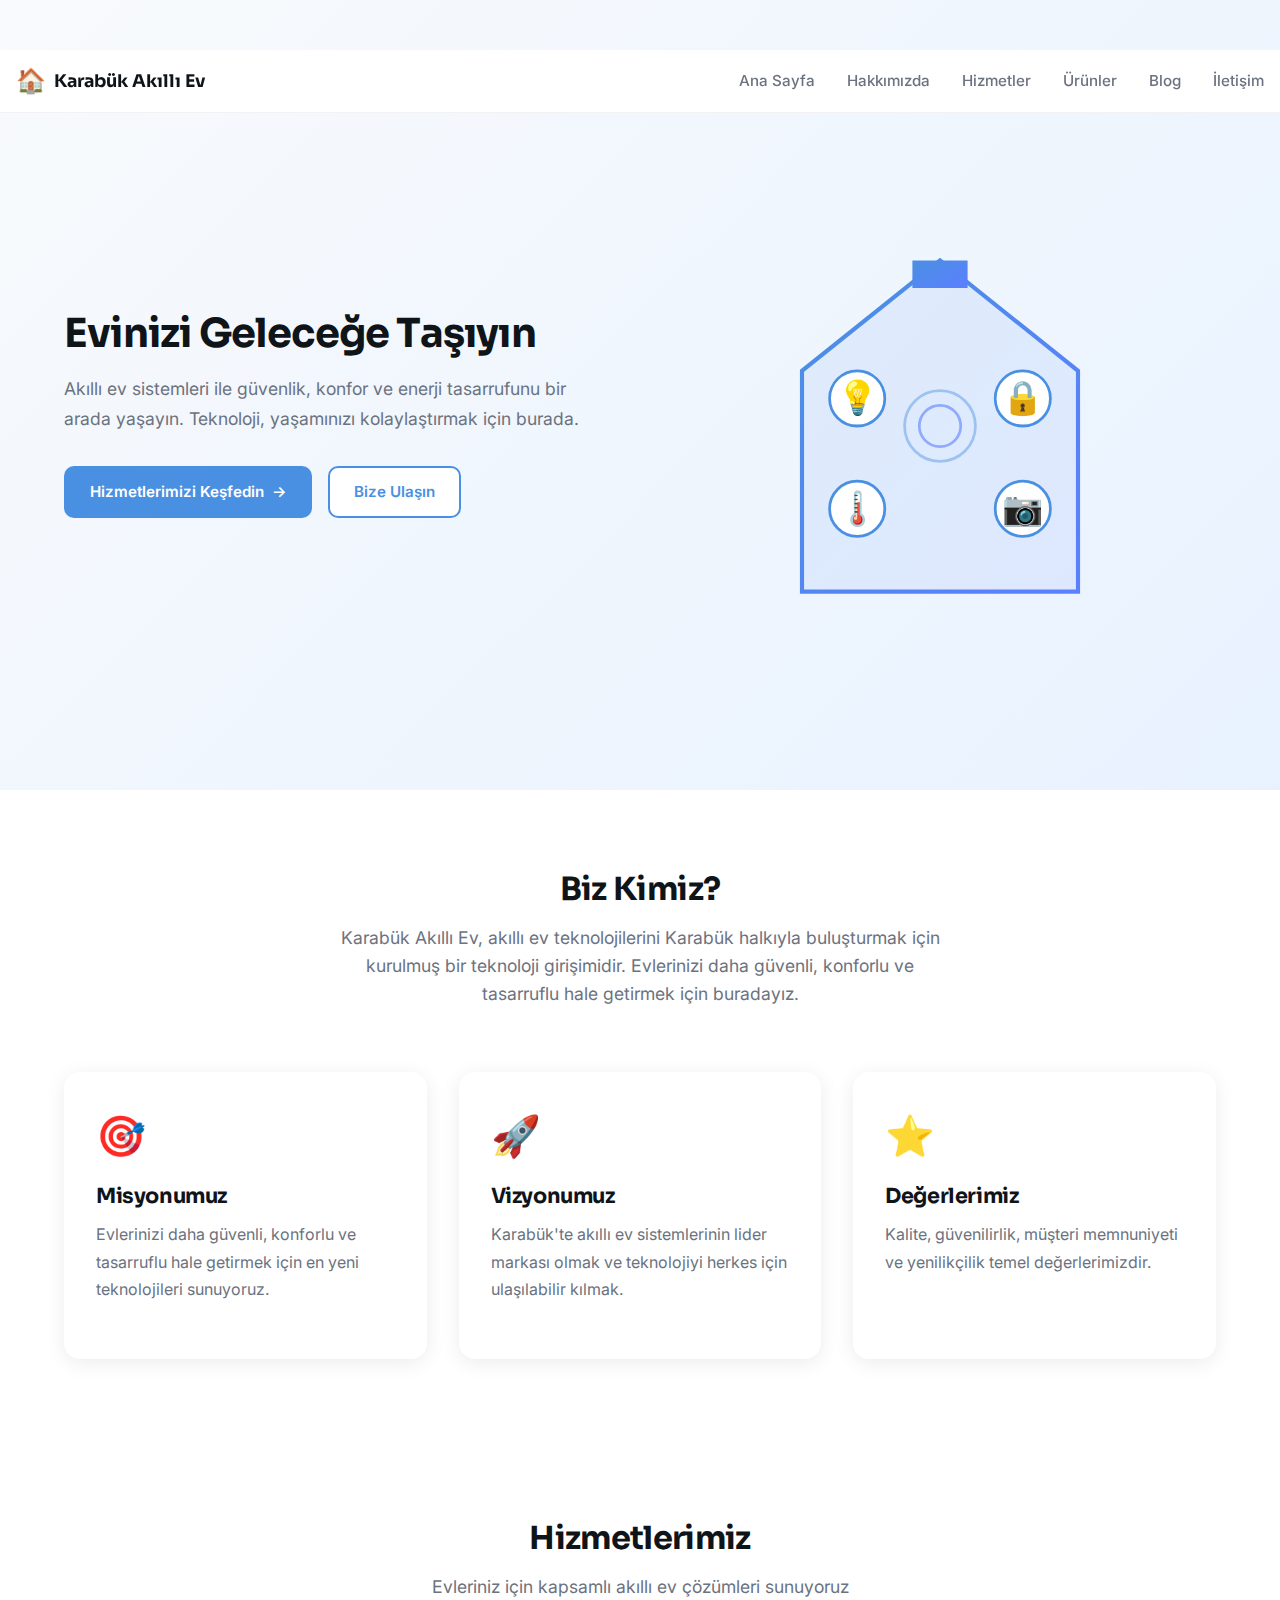
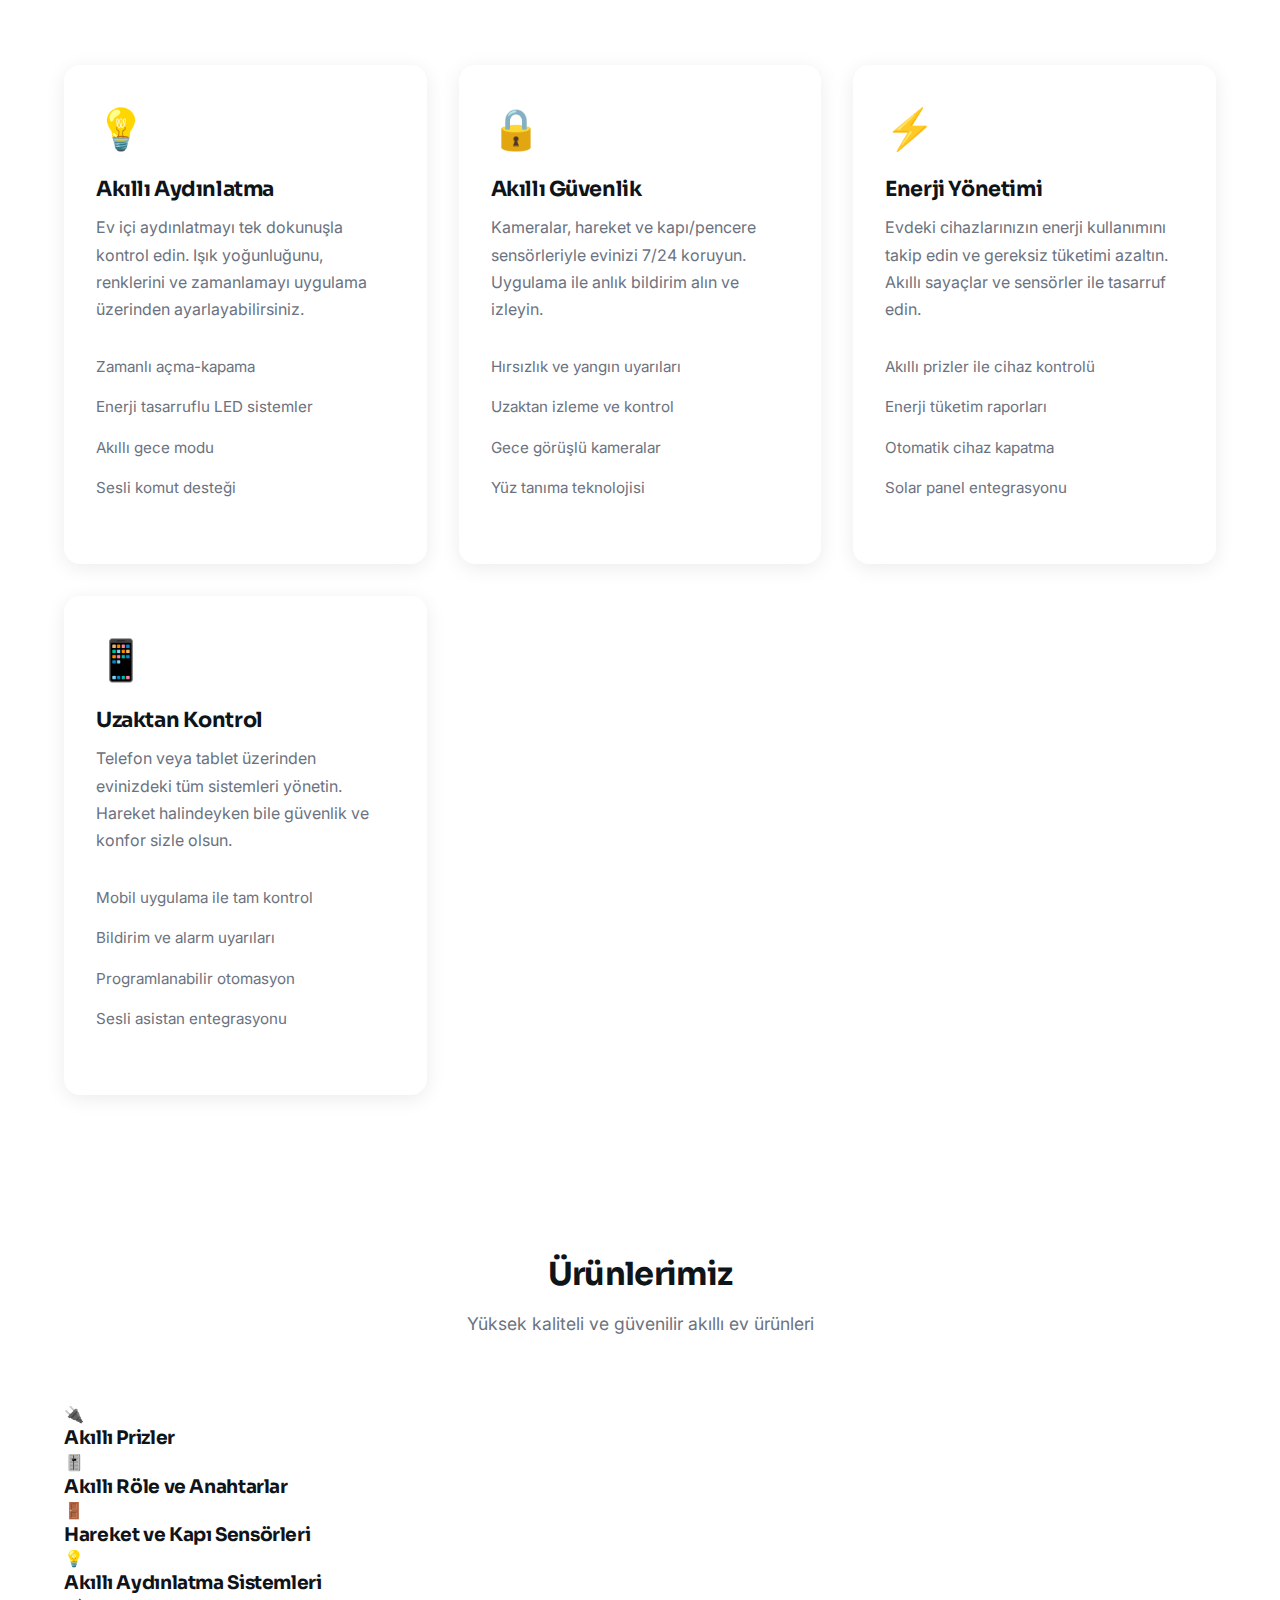
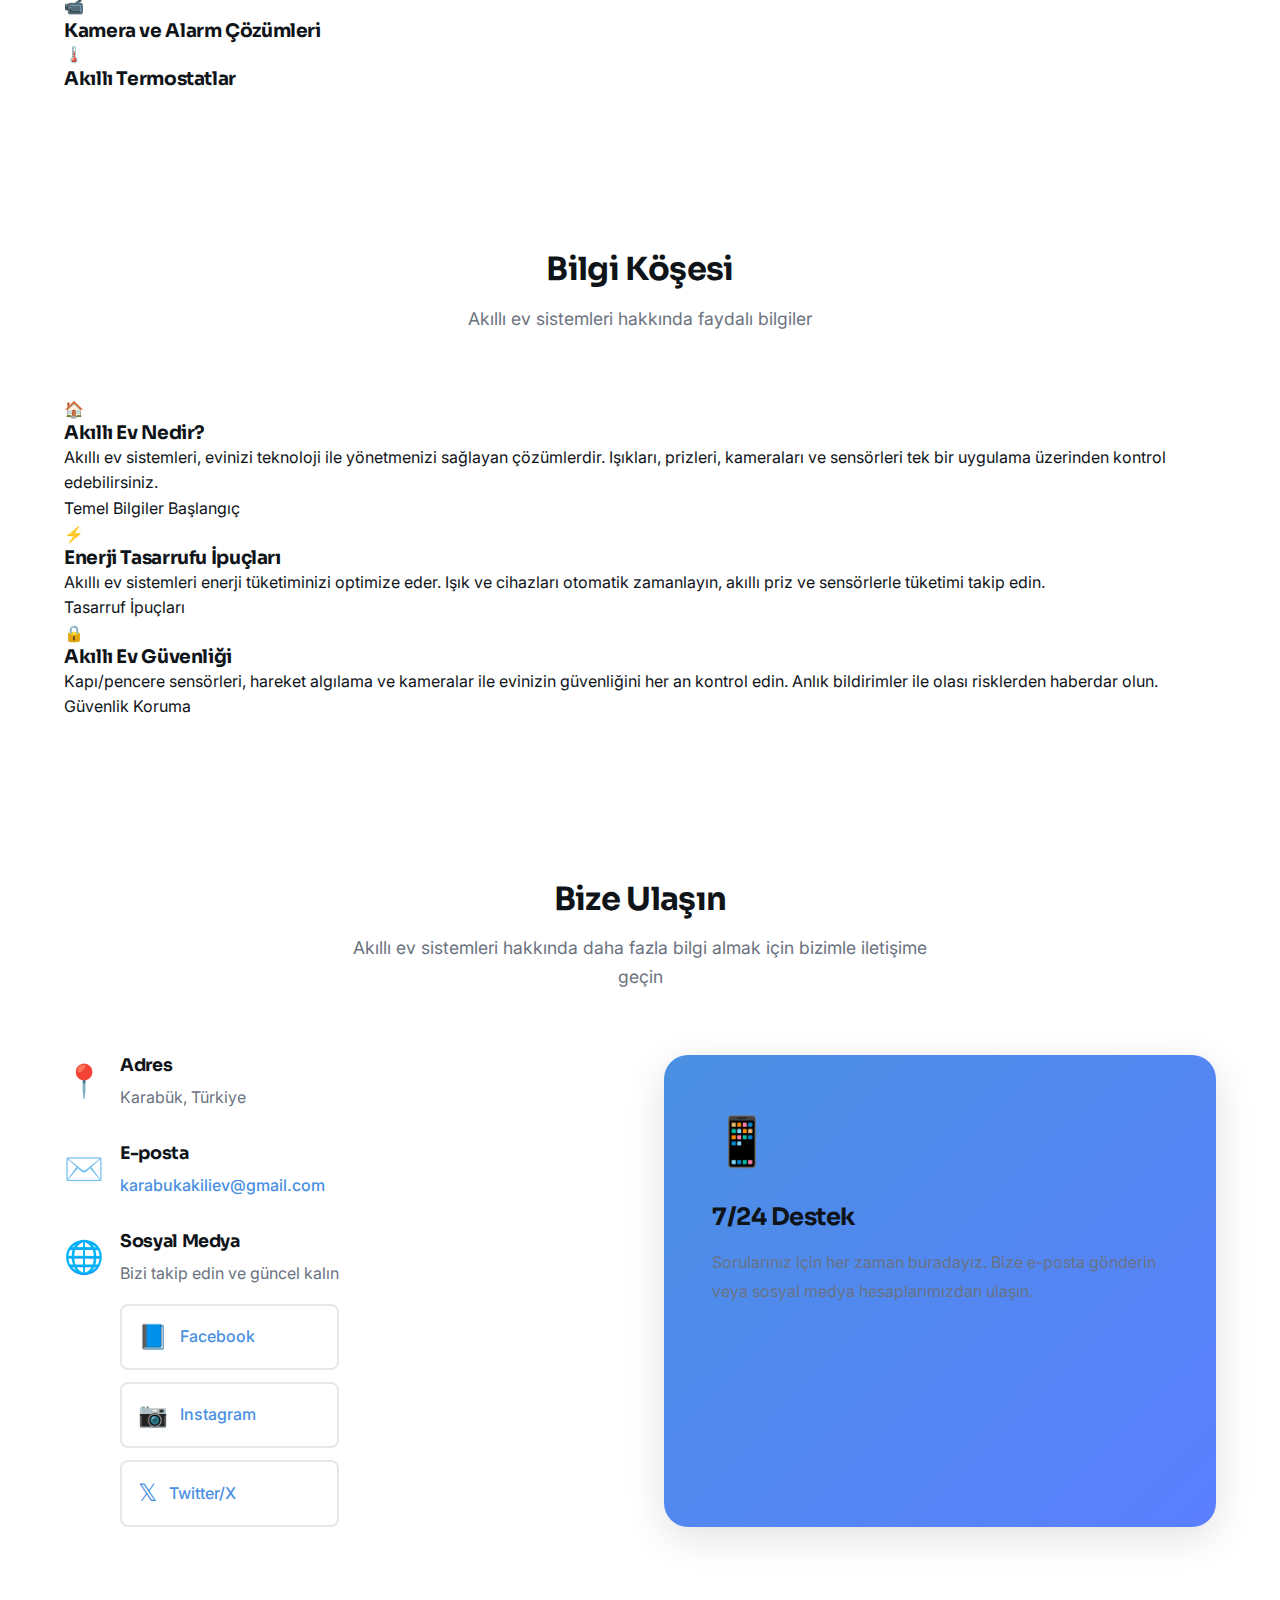
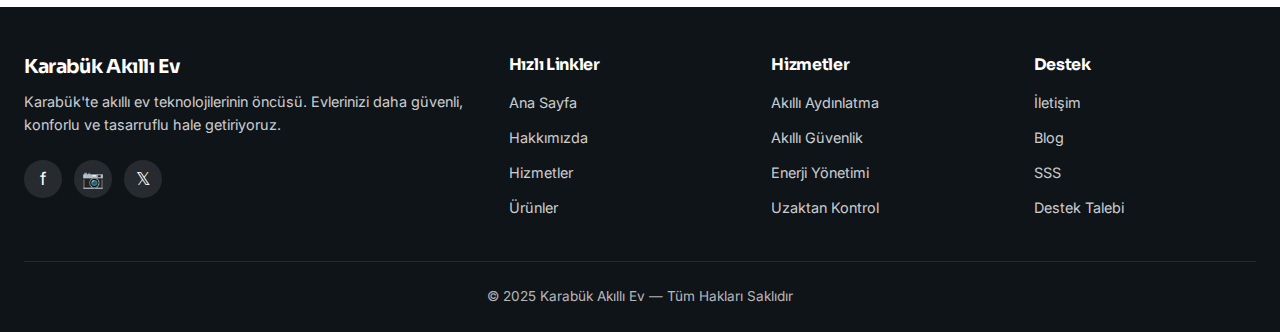
<file: v1.html>
<!DOCTYPE html>
<html lang="tr">
<head>
  <meta charset="UTF-8">
  <meta name="viewport" content="width=device-width, initial-scale=1.0">
  <title>Karabük Akıllı Ev | Akıllı Ev Sistemleri ve Otomasyon Çözümleri</title>
  <link rel="icon" href="data:image/svg+xml,<svg xmlns='http://www.w3.org/2000/svg' viewBox='0 0 100 100'><path fill='%234A90E2' d='M50 10L10 40h10v40h20V60h20v20h20V40h10L50 10z'/><circle cx='50' cy='45' r='3' fill='%234A90E2'/><circle cx='50' cy='53' r='2' fill='%234A90E2'/><circle cx='50' cy='59' r='1.5' fill='%234A90E2'/></svg>" type="image/svg+xml">
  <meta name="description" content="Karabük'te akıllı ev sistemleri ve otomasyon çözümleri. Güvenlik, konfor ve enerji tasarrufu için profesyonel akıllı ev teknolojileri.">
  
  <!-- Fonts -->
  <link rel="preconnect" href="https://fonts.googleapis.com">
  <link rel="preconnect" href="https://fonts.gstatic.com" crossorigin>
  <link href="https://fonts.googleapis.com/css2?family=Sora:wght@300;400;600;700;800&family=Inter:wght@300;400;500;600&display=swap" rel="stylesheet">
  
  <!-- CSS -->
  <link rel="stylesheet" href="style.css">
</head>
<body>

  <!-- Header -->
  <header class="header" id="header">
    <nav class="nav-container">
      <a href="#home" class="logo">
        <div class="logo-icon">🏠</div>
        <span>Karabük Akıllı Ev</span>
      </a>
      
      <ul class="nav-menu" id="navMenu">
        <li><a href="#home" class="nav-link">Ana Sayfa</a></li>
        <li><a href="#about" class="nav-link">Hakkımızda</a></li>
        <li><a href="#services" class="nav-link">Hizmetler</a></li>
        <li><a href="#products" class="nav-link">Ürünler</a></li>
        <li><a href="#blog" class="nav-link">Blog</a></li>
        <li><a href="#contact" class="nav-link">İletişim</a></li>
      </ul>

      <div class="mobile-toggle" id="mobileToggle">
        <span></span>
        <span></span>
        <span></span>
      </div>
    </nav>
  </header>

  <!-- Hero Section -->
  <section id="home" class="hero">
    <div class="hero-container">
      <div class="hero-content">
        <h1 class="hero-title">
          Evinizi Geleceğe Taşıyın
        </h1>
        <p class="hero-subtitle">
          Akıllı ev sistemleri ile güvenlik, konfor ve enerji tasarrufunu bir arada yaşayın. Teknoloji, yaşamınızı kolaylaştırmak için burada.
        </p>
        <div class="hero-cta">
          <a href="#services" class="btn btn-primary">
            <span>Hizmetlerimizi Keşfedin</span>
            <span>→</span>
          </a>
          <a href="#contact" class="btn btn-secondary">
            <span>Bize Ulaşın</span>
          </a>
        </div>
      </div>

      <div class="hero-visual">
        <div class="hero-image">
          <svg viewBox="0 0 400 400" xmlns="http://www.w3.org/2000/svg" style="width: 100%; height: auto;">
            <defs>
              <linearGradient id="homeGrad" x1="0%" y1="0%" x2="100%" y2="100%">
                <stop offset="0%" style="stop-color:#4A90E2;stop-opacity:1" />
                <stop offset="100%" style="stop-color:#5B7FFF;stop-opacity:1" />
              </linearGradient>
            </defs>
            
            <path d="M 200 80 L 100 160 L 100 320 L 300 320 L 300 160 Z" fill="url(#homeGrad)" opacity="0.1"/>
            <path d="M 200 80 L 100 160 L 100 320 L 300 320 L 300 160 Z" fill="none" stroke="url(#homeGrad)" stroke-width="3"/>
            
            <path d="M 180 100 L 220 100 L 220 80 L 180 80 Z" fill="url(#homeGrad)"/>
            
            <circle cx="200" cy="200" r="15" fill="none" stroke="#4A90E2" stroke-width="2" opacity="0.6">
              <animate attributeName="r" values="15;35;55" dur="3s" repeatCount="indefinite"/>
              <animate attributeName="opacity" values="0.6;0.3;0" dur="3s" repeatCount="indefinite"/>
            </circle>
            <circle cx="200" cy="200" r="15" fill="none" stroke="#5B7FFF" stroke-width="2" opacity="0.6">
              <animate attributeName="r" values="15;35;55" dur="3s" begin="1s" repeatCount="indefinite"/>
              <animate attributeName="opacity" values="0.6;0.3;0" dur="3s" begin="1s" repeatCount="indefinite"/>
            </circle>
            
            <g transform="translate(140, 180)">
              <circle cx="0" cy="0" r="20" fill="#FFF" stroke="#4A90E2" stroke-width="2"/>
              <text x="0" y="8" text-anchor="middle" font-size="24">💡</text>
            </g>
            
            <g transform="translate(260, 180)">
              <circle cx="0" cy="0" r="20" fill="#FFF" stroke="#4A90E2" stroke-width="2"/>
              <text x="0" y="8" text-anchor="middle" font-size="24">🔒</text>
            </g>
            
            <g transform="translate(140, 260)">
              <circle cx="0" cy="0" r="20" fill="#FFF" stroke="#4A90E2" stroke-width="2"/>
              <text x="0" y="8" text-anchor="middle" font-size="24">🌡️</text>
            </g>
            
            <g transform="translate(260, 260)">
              <circle cx="0" cy="0" r="20" fill="#FFF" stroke="#4A90E2" stroke-width="2"/>
              <text x="0" y="8" text-anchor="middle" font-size="24">📷</text>
            </g>
          </svg>
        </div>
      </div>
    </div>
  </section>

  <!-- About Section -->
  <section id="about" class="section">
    <div class="container">
      <div class="section-header">
        <h2 class="section-title fade-in">Biz Kimiz?</h2>
        <p class="section-subtitle fade-in">
          Karabük Akıllı Ev, akıllı ev teknolojilerini Karabük halkıyla buluşturmak için kurulmuş bir teknoloji girişimidir. Evlerinizi daha güvenli, konforlu ve tasarruflu hale getirmek için buradayız.
        </p>
      </div>

      <div class="services-grid">
        <div class="service-card fade-in">
          <div class="service-icon">🎯</div>
          <h3 class="service-title">Misyonumuz</h3>
          <p class="service-description">
            Evlerinizi daha güvenli, konforlu ve tasarruflu hale getirmek için en yeni teknolojileri sunuyoruz.
          </p>
        </div>

        <div class="service-card fade-in">
          <div class="service-icon">🚀</div>
          <h3 class="service-title">Vizyonumuz</h3>
          <p class="service-description">
            Karabük'te akıllı ev sistemlerinin lider markası olmak ve teknolojiyi herkes için ulaşılabilir kılmak.
          </p>
        </div>

        <div class="service-card fade-in">
          <div class="service-icon">⭐</div>
          <h3 class="service-title">Değerlerimiz</h3>
          <p class="service-description">
            Kalite, güvenilirlik, müşteri memnuniyeti ve yenilikçilik temel değerlerimizdir.
          </p>
        </div>
      </div>
    </div>
  </section>

  <!-- Services Section -->
  <section id="services" class="section section-alternate">
    <div class="container">
      <div class="section-header">
        <h2 class="section-title fade-in">Hizmetlerimiz</h2>
        <p class="section-subtitle fade-in">
          Evleriniz için kapsamlı akıllı ev çözümleri sunuyoruz
        </p>
      </div>

      <div class="services-grid">
        <div class="service-card fade-in">
          <div class="service-icon">💡</div>
          <h3 class="service-title">Akıllı Aydınlatma</h3>
          <p class="service-description">
            Ev içi aydınlatmayı tek dokunuşla kontrol edin. Işık yoğunluğunu, renklerini ve zamanlamayı uygulama üzerinden ayarlayabilirsiniz.
          </p>
          <ul class="service-features">
            <li>Zamanlı açma-kapama</li>
            <li>Enerji tasarruflu LED sistemler</li>
            <li>Akıllı gece modu</li>
            <li>Sesli komut desteği</li>
          </ul>
        </div>

        <div class="service-card fade-in">
          <div class="service-icon">🔒</div>
          <h3 class="service-title">Akıllı Güvenlik</h3>
          <p class="service-description">
            Kameralar, hareket ve kapı/pencere sensörleriyle evinizi 7/24 koruyun. Uygulama ile anlık bildirim alın ve izleyin.
          </p>
          <ul class="service-features">
            <li>Hırsızlık ve yangın uyarıları</li>
            <li>Uzaktan izleme ve kontrol</li>
            <li>Gece görüşlü kameralar</li>
            <li>Yüz tanıma teknolojisi</li>
          </ul>
        </div>

        <div class="service-card fade-in">
          <div class="service-icon">⚡</div>
          <h3 class="service-title">Enerji Yönetimi</h3>
          <p class="service-description">
            Evdeki cihazlarınızın enerji kullanımını takip edin ve gereksiz tüketimi azaltın. Akıllı sayaçlar ve sensörler ile tasarruf edin.
          </p>
          <ul class="service-features">
            <li>Akıllı prizler ile cihaz kontrolü</li>
            <li>Enerji tüketim raporları</li>
            <li>Otomatik cihaz kapatma</li>
            <li>Solar panel entegrasyonu</li>
          </ul>
        </div>

        <div class="service-card fade-in">
          <div class="service-icon">📱</div>
          <h3 class="service-title">Uzaktan Kontrol</h3>
          <p class="service-description">
            Telefon veya tablet üzerinden evinizdeki tüm sistemleri yönetin. Hareket halindeyken bile güvenlik ve konfor sizle olsun.
          </p>
          <ul class="service-features">
            <li>Mobil uygulama ile tam kontrol</li>
            <li>Bildirim ve alarm uyarıları</li>
            <li>Programlanabilir otomasyon</li>
            <li>Sesli asistan entegrasyonu</li>
          </ul>
        </div>
      </div>
    </div>
  </section>

  <!-- Products Section -->
  <section id="products" class="section">
    <div class="container">
      <div class="section-header">
        <h2 class="section-title fade-in">Ürünlerimiz</h2>
        <p class="section-subtitle fade-in">
          Yüksek kaliteli ve güvenilir akıllı ev ürünleri
        </p>
      </div>

      <div class="products-grid">
        <div class="product-card fade-in">
          <div class="product-icon">🔌</div>
          <h3 class="product-name">Akıllı Prizler</h3>
        </div>

        <div class="product-card fade-in">
          <div class="product-icon">🎚️</div>
          <h3 class="product-name">Akıllı Röle ve Anahtarlar</h3>
        </div>

        <div class="product-card fade-in">
          <div class="product-icon">🚪</div>
          <h3 class="product-name">Hareket ve Kapı Sensörleri</h3>
        </div>

        <div class="product-card fade-in">
          <div class="product-icon">💡</div>
          <h3 class="product-name">Akıllı Aydınlatma Sistemleri</h3>
        </div>

        <div class="product-card fade-in">
          <div class="product-icon">📹</div>
          <h3 class="product-name">Kamera ve Alarm Çözümleri</h3>
        </div>

        <div class="product-card fade-in">
          <div class="product-icon">🌡️</div>
          <h3 class="product-name">Akıllı Termostatlar</h3>
        </div>
      </div>
    </div>
  </section>

  <!-- Blog Section -->
  <section id="blog" class="section section-alternate">
    <div class="container">
      <div class="section-header">
        <h2 class="section-title fade-in">Bilgi Köşesi</h2>
        <p class="section-subtitle fade-in">
          Akıllı ev sistemleri hakkında faydalı bilgiler
        </p>
      </div>

      <div class="blog-grid">
        <div class="blog-card fade-in">
          <div class="blog-image">🏠</div>
          <div class="blog-content">
            <h3 class="blog-title">Akıllı Ev Nedir?</h3>
            <p class="blog-excerpt">
              Akıllı ev sistemleri, evinizi teknoloji ile yönetmenizi sağlayan çözümlerdir. Işıkları, prizleri, kameraları ve sensörleri tek bir uygulama üzerinden kontrol edebilirsiniz.
            </p>
            <div class="blog-tags">
              <span class="blog-tag">Temel Bilgiler</span>
              <span class="blog-tag">Başlangıç</span>
            </div>
          </div>
        </div>

        <div class="blog-card fade-in">
          <div class="blog-image">⚡</div>
          <div class="blog-content">
            <h3 class="blog-title">Enerji Tasarrufu İpuçları</h3>
            <p class="blog-excerpt">
              Akıllı ev sistemleri enerji tüketiminizi optimize eder. Işık ve cihazları otomatik zamanlayın, akıllı priz ve sensörlerle tüketimi takip edin.
            </p>
            <div class="blog-tags">
              <span class="blog-tag">Tasarruf</span>
              <span class="blog-tag">İpuçları</span>
            </div>
          </div>
        </div>

        <div class="blog-card fade-in">
          <div class="blog-image">🔒</div>
          <div class="blog-content">
            <h3 class="blog-title">Akıllı Ev Güvenliği</h3>
            <p class="blog-excerpt">
              Kapı/pencere sensörleri, hareket algılama ve kameralar ile evinizin güvenliğini her an kontrol edin. Anlık bildirimler ile olası risklerden haberdar olun.
            </p>
            <div class="blog-tags">
              <span class="blog-tag">Güvenlik</span>
              <span class="blog-tag">Koruma</span>
            </div>
          </div>
        </div>
      </div>
    </div>
  </section>

  <!-- Contact Section -->
  <section id="contact" class="section">
    <div class="container">
      <div class="section-header">
        <h2 class="section-title fade-in">Bize Ulaşın</h2>
        <p class="section-subtitle fade-in">
          Akıllı ev sistemleri hakkında daha fazla bilgi almak için bizimle iletişime geçin
        </p>
      </div>

      <div class="contact-grid">
        <div class="contact-info fade-in">
          <div class="contact-item">
            <div class="contact-icon">📍</div>
            <div class="contact-details">
              <h3>Adres</h3>
              <p>Karabük, Türkiye</p>
            </div>
          </div>

          <div class="contact-item">
            <div class="contact-icon">✉️</div>
            <div class="contact-details">
              <h3>E-posta</h3>
              <p><a href="mailto:karabukakiliev@gmail.com">karabukakiliev@gmail.com</a></p>
            </div>
          </div>

          <div class="contact-item">
            <div class="contact-icon">🌐</div>
            <div class="contact-details">
              <h3>Sosyal Medya</h3>
              <p>Bizi takip edin ve güncel kalın</p>
              <div class="social-links-inline">
                <a href="https://www.facebook.com/share/1DWChUPcsz/?mibextid=wwXIfr" target="_blank" rel="noopener noreferrer" class="social-link-inline">
                  <span class="social-icon">📘</span>
                  <span>Facebook</span>
                </a>
                <a href="https://www.instagram.com/karabukakiliev?igsh=MWk3MXdkODB5bWRpcQ==" target="_blank" rel="noopener noreferrer" class="social-link-inline">
                  <span class="social-icon">📷</span>
                  <span>Instagram</span>
                </a>
                <a href="https://x.com/karabukakiliev?s=21" target="_blank" rel="noopener noreferrer" class="social-link-inline">
                  <span class="social-icon">𝕏</span>
                  <span>Twitter/X</span>
                </a>
              </div>
            </div>
          </div>
        </div>

        <div class="contact-visual fade-in">
          <div class="contact-visual-icon">📱</div>
          <h3 style="font-size: 1.5rem; margin-bottom: 1rem; color: var(--dark);">7/24 Destek</h3>
          <p style="color: var(--gray); line-height: 1.8;">
            Sorularınız için her zaman buradayız. Bize e-posta gönderin veya sosyal medya hesaplarımızdan ulaşın.
          </p>
        </div>
      </div>
    </div>
  </section>

  <!-- Footer -->
  <footer class="footer">
    <div class="footer-container">
      <div class="footer-content">
        <div class="footer-brand">
          <h3>Karabük Akıllı Ev</h3>
          <p>
            Karabük'te akıllı ev teknolojilerinin öncüsü. Evlerinizi daha güvenli, konforlu ve tasarruflu hale getiriyoruz.
          </p>
          <div class="social-links">
            <a href="https://www.facebook.com/share/1DWChUPcsz/?mibextid=wwXIfr" target="_blank" rel="noopener noreferrer" class="social-link" aria-label="Facebook">
              <span>f</span>
            </a>
            <a href="https://www.instagram.com/karabukakiliev?igsh=MWk3MXdkODB5bWRpcQ==" target="_blank" rel="noopener noreferrer" class="social-link" aria-label="Instagram">
              <span>📷</span>
            </a>
            <a href="https://x.com/karabukakiliev?s=21" target="_blank" rel="noopener noreferrer" class="social-link" aria-label="X (Twitter)">
              <span>𝕏</span>
            </a>
          </div>
        </div>

        <div class="footer-section">
          <h4>Hızlı Linkler</h4>
          <ul class="footer-links">
            <li><a href="#home">Ana Sayfa</a></li>
            <li><a href="#about">Hakkımızda</a></li>
            <li><a href="#services">Hizmetler</a></li>
            <li><a href="#products">Ürünler</a></li>
          </ul>
        </div>

        <div class="footer-section">
          <h4>Hizmetler</h4>
          <ul class="footer-links">
            <li><a href="#services">Akıllı Aydınlatma</a></li>
            <li><a href="#services">Akıllı Güvenlik</a></li>
            <li><a href="#services">Enerji Yönetimi</a></li>
            <li><a href="#services">Uzaktan Kontrol</a></li>
          </ul>
        </div>

        <div class="footer-section">
          <h4>Destek</h4>
          <ul class="footer-links">
            <li><a href="#contact">İletişim</a></li>
            <li><a href="#blog">Blog</a></li>
            <li><a href="#contact">SSS</a></li>
            <li><a href="#contact">Destek Talebi</a></li>
          </ul>
        </div>
      </div>

      <div class="footer-bottom">
        <p>&copy; 2025 Karabük Akıllı Ev — Tüm Hakları Saklıdır</p>
      </div>
    </div>
  </footer>

  <!-- JavaScript -->
  <script src="script.js"></script>

</body>
</html>
</file>
<file: style.css>
:root {
  --primary: #4A90E2;
  --primary-dark: #2E5C8A;
  --primary-light: #6BA3E8;
  --accent: #5B7FFF;
  --success: #10B981;
  --warning: #F59E0B;
  --dark: #0F1419;
  --dark-lighter: #1A1F28;
  --gray: #6B7280;
  --gray-light: #E5E7EB;
  --white: #FFFFFF;
  --bg-gradient: linear-gradient(135deg, #667eea 0%, #764ba2 100%);
  --shadow-sm: 0 2px 8px rgba(0, 0, 0, 0.04);
  --shadow-md: 0 4px 20px rgba(0, 0, 0, 0.08);
  --shadow-lg: 0 10px 40px rgba(0, 0, 0, 0.12);
  --shadow-xl: 0 20px 60px rgba(0, 0, 0, 0.15);
  --radius: 16px;
  --radius-sm: 8px;
  --radius-lg: 24px;
  --transition: all 0.3s cubic-bezier(0.4, 0, 0.2, 1);
}

* {
  margin: 0;
  padding: 0;
  box-sizing: border-box;
}

html {
  scroll-behavior: smooth;
  font-size: 16px;
}

body {
  font-family: 'Inter', -apple-system, BlinkMacSystemFont, sans-serif;
  background: var(--white);
  color: var(--dark);
  line-height: 1.6;
  overflow-x: hidden;
  margin: 0;
  padding: 0;
}

h1, h2, h3, h4, h5, h6 {
  font-family: 'Sora', sans-serif;
  font-weight: 700;
  line-height: 1.2;
  letter-spacing: -0.02em;
}

.gradient-text {
  background: linear-gradient(135deg, var(--primary) 0%, var(--accent) 100%);
  -webkit-background-clip: text;
  -webkit-text-fill-color: transparent;
  background-clip: text;
}

/* Container */
.container {
  max-width: 1200px;
  margin: 0 auto;
  padding: 0 1.5rem;
}

/* Sticky CTA Bar - Simplified for mobile */
.sticky-cta {
  position: fixed;
  top: 0;
  left: 0;
  right: 0;
  background: linear-gradient(135deg, #10B981 0%, #059669 100%);
  color: white;
  padding: 0.6rem 1rem;
  z-index: 9999;
  box-shadow: var(--shadow-md);
  animation: slideDown 0.5s ease-out;
  min-height: 50px;
  display: flex;
  align-items: center;
}

@keyframes slideDown {
  from { transform: translateY(-100%); }
  to { transform: translateY(0); }
}

.sticky-cta-content {
  max-width: 1400px;
  margin: 0 auto;
  display: flex;
  justify-content: space-between;
  align-items: center;
  gap: 0.75rem;
  flex-wrap: wrap;
}

.sticky-cta-text {
  font-size: 0.85rem;
  font-weight: 500;
}

.sticky-cta-buttons {
  display: flex;
  gap: 0.5rem;
  flex-wrap: wrap;
}

.btn-sticky-whatsapp,
.btn-sticky-phone {
  display: inline-flex;
  align-items: center;
  gap: 0.4rem;
  background: white;
  padding: 0.4rem 0.8rem;
  border-radius: 20px;
  text-decoration: none;
  font-size: 0.85rem;
  font-weight: 600;
  transition: var(--transition);
  white-space: nowrap;
}

.btn-sticky-whatsapp {
  color: #25D366;
}

.btn-sticky-phone {
  color: var(--primary);
}

.btn-sticky-whatsapp:hover {
  transform: scale(1.05);
  box-shadow: 0 4px 12px rgba(37, 211, 102, 0.3);
}

.btn-sticky-phone:hover {
  transform: scale(1.05);
  box-shadow: 0 4px 12px rgba(74, 144, 226, 0.3);
}

.btn-sticky-instagram {
  display: inline-flex;
  align-items: center;
  gap: 0.4rem;
  background: white;
  color: #C13584;
  padding: 0.4rem 0.8rem;
  border-radius: 20px;
  text-decoration: none;
  font-size: 0.85rem;
  font-weight: 600;
  transition: var(--transition);
  white-space: nowrap;
}

.btn-sticky-instagram:hover {
  transform: scale(1.05);
  box-shadow: 0 4px 12px rgba(193, 53, 132, 0.3);
}

/* Header - Fixed positioning */
.header {
  position: fixed;
  top: 50px;
  left: 0;
  right: 0;
  background: rgba(255, 255, 255, 0.98);
  backdrop-filter: blur(10px);
  z-index: 998;
  transition: var(--transition);
  border-bottom: 1px solid rgba(0, 0, 0, 0.05);
}

.header.scrolled {
  box-shadow: var(--shadow-md);
}

.nav-container {
  max-width: 1400px;
  margin: 0 auto;
  padding: 0.75rem 1rem;
  display: flex;
  justify-content: space-between;
  align-items: center;
  min-height: 60px;
}

.logo {
  display: flex;
  align-items: center;
  gap: 0.5rem;
  text-decoration: none;
  color: var(--dark);
  font-family: 'Sora', sans-serif;
  font-weight: 700;
  font-size: 1.1rem;
}

.logo-img {
  width: 32px;
  height: 32px;
  object-fit: contain;
}

.logo-icon {
  font-size: 1.5rem;
}

.nav-menu {
  display: flex;
  list-style: none;
  gap: 2rem;
  margin: 0;
}

.nav-link {
  text-decoration: none;
  color: var(--gray);
  font-weight: 500;
  font-size: 0.95rem;
  transition: var(--transition);
}

.nav-link:hover {
  color: var(--primary);
}

.btn-header-phone,
.btn-header-cta {
  display: inline-block;
  padding: 0.6rem 1.2rem;
  color: white;
  text-decoration: none;
  border-radius: 8px;
  font-weight: 600;
  font-size: 0.9rem;
  transition: var(--transition);
}

.btn-header-phone {
  background: var(--primary);
  margin-right: 0.5rem;
}

.btn-header-cta {
  background: #25D366;
}

.btn-header-phone:hover {
  background: var(--primary-dark);
  transform: translateY(-2px);
  box-shadow: var(--shadow-md);
}

.btn-header-cta:hover {
  background: #20BA5A;
  transform: translateY(-2px);
  box-shadow: var(--shadow-md);
}

.btn-header-cta:hover {
  background: var(--primary-dark);
  transform: translateY(-2px);
}

/* Mobile Toggle */
.mobile-toggle {
  display: none;
  flex-direction: column;
  gap: 5px;
  cursor: pointer;
  padding: 5px;
}

.mobile-toggle span {
  width: 25px;
  height: 3px;
  background: var(--dark);
  border-radius: 2px;
  transition: var(--transition);
}

.mobile-toggle.active span:nth-child(1) {
  transform: rotate(45deg) translate(7px, 7px);
}

.mobile-toggle.active span:nth-child(2) {
  opacity: 0;
}

.mobile-toggle.active span:nth-child(3) {
  transform: rotate(-45deg) translate(7px, -7px);
}

/* Hero Section - Simplified */
.hero {
  padding: 150px 0 80px;
  background: linear-gradient(135deg, #f8fafc 0%, #e8f2ff 100%);
  position: relative;
  overflow: hidden;
  margin-top: 0;
}

.hero-container {
  max-width: 1200px;
  margin: 0 auto;
  padding: 0 1.5rem;
  display: grid;
  grid-template-columns: 1fr 1fr;
  gap: 3rem;
  align-items: center;
}

.hero-badge {
  display: inline-flex;
  align-items: center;
  gap: 0.5rem;
  background: white;
  padding: 0.5rem 1rem;
  border-radius: 30px;
  font-size: 0.85rem;
  font-weight: 600;
  color: var(--primary);
  box-shadow: var(--shadow-sm);
  margin-bottom: 1.5rem;
}

.badge-icon {
  color: var(--success);
}

.hero-title {
  font-size: 2.5rem;
  margin-bottom: 1rem;
  color: var(--dark);
}

.hero-subtitle {
  font-size: 1.1rem;
  color: var(--gray);
  margin-bottom: 2rem;
  line-height: 1.7;
}

.hero-features {
  display: flex;
  flex-wrap: wrap;
  gap: 1.5rem;
  margin-bottom: 2rem;
}

.hero-feature {
  display: flex;
  align-items: center;
  gap: 0.5rem;
  font-size: 0.95rem;
  font-weight: 500;
}

.feature-icon {
  color: var(--success);
  font-size: 1.2rem;
}

.hero-cta {
  display: flex;
  flex-wrap: wrap;
  gap: 1rem;
  margin-bottom: 2rem;
}

/* Buttons - Simplified */
.btn {
  display: inline-flex;
  align-items: center;
  justify-content: center;
  gap: 0.5rem;
  padding: 0.75rem 1.5rem;
  border-radius: 10px;
  text-decoration: none;
  font-weight: 600;
  font-size: 0.95rem;
  transition: var(--transition);
  cursor: pointer;
  border: 2px solid transparent;
}

.btn-primary {
  background: var(--primary);
  color: white;
}

.btn-primary:hover {
  background: var(--primary-dark);
  transform: translateY(-2px);
  box-shadow: var(--shadow-md);
}

.btn-secondary {
  background: white;
  color: var(--primary);
  border-color: var(--primary);
}

.btn-secondary:hover {
  background: var(--primary);
  color: white;
}

.btn-outline-white {
  background: transparent;
  color: white;
  border-color: white;
}

.btn-outline-white:hover {
  background: white;
  color: var(--primary);
}

.btn-large {
  padding: 1rem 2rem;
  font-size: 1rem;
}

/* Hero Trust */
.hero-trust {
  display: flex;
  align-items: center;
  gap: 1rem;
}

.trust-avatars {
  display: flex;
  margin-left: -8px;
}

.avatar {
  width: 40px;
  height: 40px;
  border-radius: 50%;
  background: var(--primary);
  color: white;
  display: flex;
  align-items: center;
  justify-content: center;
  font-weight: 600;
  border: 3px solid white;
  margin-left: -8px;
  font-size: 0.9rem;
}

.trust-stars {
  font-size: 0.9rem;
  margin-bottom: 0.25rem;
}

.trust-text p {
  font-size: 0.9rem;
  color: var(--gray);
  margin: 0;
}

/* Hero Visual - Simplified */
.hero-visual {
  position: relative;
  display: flex;
  flex-direction: column;
  gap: 1rem;
}

.hero-card {
  background: white;
  padding: 1.5rem;
  border-radius: var(--radius);
  box-shadow: var(--shadow-md);
  display: flex;
  align-items: center;
  gap: 1rem;
  animation: float 3s ease-in-out infinite;
}

@keyframes float {
  0%, 100% { transform: translateY(0); }
  50% { transform: translateY(-10px); }
}

.hero-card.card-2 {
  animation-delay: 0.5s;
  margin-left: 2rem;
}

.hero-card.card-3 {
  animation-delay: 1s;
}

.card-icon {
  font-size: 2rem;
  flex-shrink: 0;
}

.card-content h4 {
  font-size: 1rem;
  margin-bottom: 0.25rem;
}

.card-content p {
  font-size: 0.85rem;
  color: var(--gray);
  margin: 0;
}

/* Sections */
.section {
  padding: 80px 0;
}

.section-alt {
  background: linear-gradient(135deg, #f8fafc 0%, #e8f2ff 100%);
}

.section-header {
  text-align: center;
  margin-bottom: 4rem;
}

.section-badge {
  display: inline-block;
  background: var(--primary-light);
  color: white;
  padding: 0.4rem 1rem;
  border-radius: 20px;
  font-size: 0.85rem;
  font-weight: 600;
  margin-bottom: 1rem;
}

.section-title {
  font-size: 2rem;
  margin-bottom: 1rem;
  color: var(--dark);
}

.section-subtitle {
  font-size: 1.1rem;
  color: var(--gray);
  max-width: 600px;
  margin: 0 auto;
}

/* About Grid - Simplified */
.about-grid {
  display: grid;
  grid-template-columns: repeat(auto-fit, minmax(250px, 1fr));
  gap: 2rem;
}

.about-card {
  background: white;
  padding: 2rem;
  border-radius: var(--radius);
  box-shadow: var(--shadow-sm);
  transition: var(--transition);
}

.about-card:hover {
  transform: translateY(-5px);
  box-shadow: var(--shadow-lg);
}

.about-icon {
  font-size: 2.5rem;
  margin-bottom: 1rem;
}

.about-card h3 {
  font-size: 1.2rem;
  margin-bottom: 0.75rem;
  color: var(--dark);
}

.about-card p {
  color: var(--gray);
  line-height: 1.7;
}

/* Services Grid - Simplified */
.services-grid {
  display: grid;
  grid-template-columns: repeat(auto-fit, minmax(280px, 1fr));
  gap: 2rem;
}

.service-card {
  background: white;
  padding: 2rem;
  border-radius: var(--radius);
  box-shadow: var(--shadow-md);
  transition: var(--transition);
  position: relative;
}

.service-card:hover {
  transform: translateY(-8px);
  box-shadow: var(--shadow-xl);
}

.service-card-featured {
  border: 2px solid var(--primary);
  background: linear-gradient(135deg, #ffffff 0%, #f0f7ff 100%);
}

.featured-badge {
  position: absolute;
  top: -12px;
  right: 20px;
  background: var(--warning);
  color: white;
  padding: 0.4rem 1rem;
  border-radius: 20px;
  font-size: 0.8rem;
  font-weight: 600;
}

.service-icon {
  font-size: 2.5rem;
  margin-bottom: 1rem;
}

.service-card h3 {
  font-size: 1.3rem;
  margin-bottom: 0.75rem;
  color: var(--dark);
}

.service-card p {
  color: var(--gray);
  margin-bottom: 1.5rem;
  line-height: 1.7;
}

.service-features {
  list-style: none;
  margin-bottom: 1.5rem;
}

.service-features li {
  padding: 0.5rem 0;
  color: var(--gray);
  font-size: 0.95rem;
}

/* Steps Grid */
.steps-grid {
  display: grid;
  grid-template-columns: repeat(auto-fit, minmax(280px, 1fr));
  gap: 2rem;
}

.step-card {
  background: white;
  padding: 2rem;
  border-radius: var(--radius);
  box-shadow: var(--shadow-md);
  position: relative;
  transition: var(--transition);
}

.step-card:hover {
  transform: translateY(-5px);
  box-shadow: var(--shadow-lg);
}

.step-number {
  position: absolute;
  top: -15px;
  left: 20px;
  width: 40px;
  height: 40px;
  background: var(--primary);
  color: white;
  border-radius: 50%;
  display: flex;
  align-items: center;
  justify-content: center;
  font-weight: 700;
  font-size: 1.2rem;
}

.step-icon {
  font-size: 2.5rem;
  margin: 1rem 0;
}

.step-card h3 {
  font-size: 1.2rem;
  margin-bottom: 0.75rem;
}

.step-card p {
  color: var(--gray);
  line-height: 1.7;
}

/* Testimonials - Simplified */
.testimonials-grid {
  display: grid;
  grid-template-columns: repeat(auto-fit, minmax(260px, 1fr));
  gap: 2rem;
}

.testimonial-card {
  background: white;
  padding: 2rem;
  border-radius: var(--radius);
  box-shadow: var(--shadow-md);
  transition: var(--transition);
  position: relative;
}

.testimonial-badge {
  position: absolute;
  top: -12px;
  right: 20px;
  background: #ef4444;
  color: white;
  padding: 0.35rem 1rem;
  border-radius: 20px;
  font-size: 0.78rem;
  font-weight: 600;
  letter-spacing: 0.02em;
}

.testimonial-card:hover {
  transform: translateY(-5px);
  box-shadow: var(--shadow-lg);
}

.testimonial-stars {
  font-size: 1rem;
  margin-bottom: 1rem;
}

.testimonial-text {
  color: var(--dark);
  line-height: 1.7;
  margin-bottom: 1.5rem;
  font-style: italic;
}

.testimonial-author {
  display: flex;
  align-items: center;
  gap: 1rem;
}

.author-avatar {
  width: 50px;
  height: 50px;
  border-radius: 50%;
  background: var(--primary);
  color: white;
  display: flex;
  align-items: center;
  justify-content: center;
  font-weight: 700;
  font-size: 1.2rem;
}

.author-info h4 {
  font-size: 1rem;
  margin-bottom: 0.25rem;
}

.author-info p {
  font-size: 0.85rem;
  color: var(--gray);
  margin: 0;
}

/* FAQ - Simplified */
.faq-grid {
  max-width: 900px;
  margin: 0 auto;
  display: grid;
  gap: 1.5rem;
}

.faq-item {
  background: white;
  padding: 2rem;
  border-radius: var(--radius);
  box-shadow: var(--shadow-sm);
  transition: var(--transition);
}

.faq-item:hover {
  box-shadow: var(--shadow-md);
}

.faq-item h3 {
  font-size: 1.1rem;
  margin-bottom: 1rem;
  color: var(--dark);
}

.faq-item p {
  color: var(--gray);
  line-height: 1.7;
  margin: 0;
}

/* Trust Grid */
.trust-grid {
  display: grid;
  grid-template-columns: repeat(auto-fit, minmax(200px, 1fr));
  gap: 2rem;
}

.trust-item {
  text-align: center;
  padding: 2rem 1rem;
  background: white;
  border-radius: var(--radius);
  box-shadow: var(--shadow-sm);
  transition: var(--transition);
}

.trust-item:hover {
  transform: translateY(-5px);
  box-shadow: var(--shadow-md);
}

.trust-icon {
  font-size: 2.5rem;
  margin-bottom: 1rem;
}

.trust-item h3 {
  font-size: 1.3rem;
  margin-bottom: 0.5rem;
  color: var(--dark);
}

.trust-item p {
  color: var(--gray);
  font-size: 0.95rem;
  margin: 0;
}

/* CTA Section */
.section-cta {
  background: linear-gradient(135deg, var(--primary) 0%, var(--accent) 100%);
  color: white;
}

.cta-content {
  text-align: center;
  max-width: 800px;
  margin: 0 auto;
}

.cta-title {
  font-size: 2rem;
  margin-bottom: 1rem;
  color: white;
}

.cta-subtitle {
  font-size: 1.1rem;
  margin-bottom: 2rem;
  opacity: 0.95;
}

.cta-buttons {
  display: flex;
  justify-content: center;
  flex-wrap: wrap;
  gap: 1rem;
  margin-bottom: 1rem;
}

.cta-note {
  font-size: 0.9rem;
  opacity: 0.9;
}

/* Contact Grid */
.contact-grid {
  display: grid;
  grid-template-columns: 1fr 1fr;
  gap: 3rem;
}

.contact-info {
  display: flex;
  flex-direction: column;
  gap: 2rem;
}

.contact-item {
  display: flex;
  gap: 1rem;
}

.contact-icon {
  font-size: 2rem;
  flex-shrink: 0;
}

.contact-details h3 {
  font-size: 1.1rem;
  margin-bottom: 0.5rem;
  color: var(--dark);
}

.contact-details p {
  color: var(--gray);
  line-height: 1.7;
  margin: 0;
}

.contact-details a {
  color: var(--primary);
  text-decoration: none;
  font-weight: 500;
}

.contact-details a:hover {
  text-decoration: underline;
}

.social-links-inline {
  display: flex;
  flex-direction: column;
  gap: 0.75rem;
  margin-top: 1rem;
}

.social-link-inline {
  display: flex;
  align-items: center;
  gap: 0.75rem;
  padding: 0.75rem 1rem;
  background: white;
  border: 2px solid var(--gray-light);
  border-radius: 8px;
  text-decoration: none;
  color: var(--dark);
  font-weight: 500;
  transition: var(--transition);
}

.social-link-inline:hover {
  border-color: var(--primary);
  transform: translateX(5px);
}

.social-icon {
  font-size: 1.5rem;
}

/* Contact Visual */
.contact-visual {
  background: linear-gradient(135deg, var(--primary) 0%, var(--accent) 100%);
  color: white;
  padding: 3rem;
  border-radius: var(--radius-lg);
  box-shadow: var(--shadow-lg);
}

.contact-visual-icon {
  font-size: 3rem;
  margin-bottom: 1.5rem;
}

.contact-visual h3 {
  font-size: 1.5rem;
  margin-bottom: 1rem;
}

.contact-visual p {
  margin-bottom: 2rem;
  opacity: 0.95;
  line-height: 1.7;
}

.contact-benefits {
  display: flex;
  flex-direction: column;
  gap: 0.75rem;
  margin-bottom: 2rem;
}

.benefit-item {
  display: flex;
  align-items: center;
  gap: 0.75rem;
  font-weight: 500;
}

/* Footer - Mobile-Optimized */
.footer {
  background: var(--dark);
  color: white;
  padding: 3rem 0 1.5rem;
}

.footer-container {
  max-width: 1400px;
  margin: 0 auto;
  padding: 0 1.5rem;
}

.footer-content {
  display: grid;
  grid-template-columns: 2fr 1fr 1fr 1fr;
  gap: 2.5rem;
  margin-bottom: 2.5rem;
}

.footer-brand h3 {
  font-size: 1.2rem;
  margin-bottom: 0.75rem;
}

.footer-brand p {
  color: rgba(255, 255, 255, 0.8);
  line-height: 1.6;
  margin-bottom: 1.5rem;
  font-size: 0.9rem;
}

.footer-trust {
  display: flex;
  gap: 1.5rem;
  margin-bottom: 1.5rem;
}

.footer-trust-item strong {
  display: block;
  font-size: 1.2rem;
  margin-bottom: 0.2rem;
}

.footer-trust-item span {
  font-size: 0.8rem;
  color: rgba(255, 255, 255, 0.7);
}

.social-links {
  display: flex;
  gap: 0.75rem;
}

.social-link {
  width: 38px;
  height: 38px;
  background: rgba(255, 255, 255, 0.1);
  border-radius: 50%;
  display: flex;
  align-items: center;
  justify-content: center;
  text-decoration: none;
  color: white;
  transition: var(--transition);
  font-size: 1.1rem;
}

.social-link:hover {
  background: var(--primary);
  transform: translateY(-3px);
}

.footer-section h4 {
  font-size: 1rem;
  margin-bottom: 1rem;
}

.footer-links {
  list-style: none;
  display: flex;
  flex-direction: column;
  gap: 0.6rem;
}

.footer-links a {
  color: rgba(255, 255, 255, 0.8);
  text-decoration: none;
  font-size: 0.9rem;
  transition: var(--transition);
}

.footer-links a:hover {
  color: white;
  padding-left: 5px;
}

.footer-bottom {
  border-top: 1px solid rgba(255, 255, 255, 0.1);
  padding-top: 1.5rem;
  text-align: center;
}

.footer-bottom p {
  color: rgba(255, 255, 255, 0.7);
  font-size: 0.85rem;
  margin: 0;
}

/* Instagram Float Button */
/* Animations */
/* Fade-in animation - JS olmadan da içerik görünsün */
.fade-in {
  opacity: 1;
  transform: translateY(0);
  transition: opacity 0.6s ease, transform 0.6s ease;
}

/* JavaScript yüklendiğinde animasyon için */
.js-enabled .fade-in {
  opacity: 0;
  transform: translateY(30px);
}

.js-enabled .fade-in.visible {
  opacity: 1;
  transform: translateY(0);
}

/* Mobile Responsive - Optimized */
@media (max-width: 1024px) {
  .hero-container,
  .contact-grid {
    grid-template-columns: 1fr;
  }
  
  .footer-content {
    grid-template-columns: 1fr 1fr;
  }
}

@media (max-width: 768px) {
  /* Navigation */
  .nav-container {
    padding: 0.75rem 1rem;
    min-height: 60px;
  }
  
  .logo {
    font-size: 1rem;
  }
  
  .logo-icon {
    font-size: 1.3rem;
  }
  
  .nav-menu {
    position: fixed;
    top: 110px;
    left: 0;
    right: 0;
    background: white;
    flex-direction: column;
    gap: 0;
    padding: 0;
    box-shadow: var(--shadow-lg);
    max-height: 0;
    overflow: hidden;
    transition: max-height 0.3s ease;
  }
  
  .nav-menu.active {
    max-height: 400px;
  }
  
  .nav-link {
    padding: 1rem 1.5rem;
    display: block;
    border-bottom: 1px solid var(--gray-light);
  }
  
  .btn-header-cta {
    display: none;
  }
  
  .mobile-toggle {
    display: flex;
  }
  
  /* Hero - Mobile optimized */
  .hero {
    padding: 120px 0 50px;
  }
  
  .hero-badge {
    font-size: 0.8rem;
    padding: 0.4rem 0.8rem;
  }
  
  .hero-title {
    font-size: 1.8rem;
    line-height: 1.3;
  }
  
  .hero-subtitle {
    font-size: 1rem;
  }
  
  .hero-features {
    gap: 1rem;
  }
  
  .hero-feature {
    font-size: 0.85rem;
  }
  
  .hero-cta {
    flex-direction: column;
    gap: 0.75rem;
  }
  
  .btn-large {
    width: 100%;
    justify-content: space-between;
    padding: 0.85rem 1.5rem;
    font-size: 0.9rem;
  }
  
  .hero-trust {
    flex-direction: column;
    align-items: flex-start;
    gap: 0.75rem;
  }
  
  .hero-visual {
    display: none;
  }
  
  /* Sections */
  .section {
    padding: 50px 0;
  }
  
  .section-title {
    font-size: 1.6rem;
  }
  
  .section-subtitle {
    font-size: 1rem;
  }
  
  /* Grids */
  .services-grid,
  .about-grid,
  .steps-grid,
  .testimonials-grid,
  .trust-grid {
    grid-template-columns: 1fr;
    gap: 1.5rem;
  }
  
  /* Cards */
  .service-card,
  .about-card,
  .step-card,
  .testimonial-card,
  .faq-item {
    padding: 1.5rem;
  }
  
  .service-card .btn,
  .about-card .btn {
    width: 100%;
    font-size: 0.85rem;
    padding: 0.7rem 1rem;
  }
  
  /* Contact */
  .contact-grid {
    gap: 2rem;
  }
  
  .contact-visual {
    padding: 2rem;
  }
  
  /* CTA */
  .cta-title {
    font-size: 1.6rem;
  }
  
  .cta-subtitle {
    font-size: 1rem;
  }
  
  .cta-buttons {
    flex-direction: column;
  }
  
  /* Footer */
  .footer {
    padding: 2.5rem 0 1.5rem;
  }
  
  .footer-content {
    grid-template-columns: 1fr;
    gap: 2rem;
  }
  
  .footer-brand {
    text-align: center;
  }
  
  .footer-brand p {
    font-size: 0.85rem;
  }
  
  .footer-trust {
    justify-content: center;
    gap: 1.5rem;
  }
  
  .footer-trust-item strong {
    font-size: 1.1rem;
  }
  
  .footer-trust-item span {
    font-size: 0.75rem;
  }
  
  .social-links {
    justify-content: center;
  }
  
  .footer-section {
    text-align: center;
  }
  
  .footer-section h4 {
    font-size: 0.95rem;
    margin-bottom: 0.75rem;
  }
  
  .footer-links {
    gap: 0.5rem;
  }
  
  .footer-links a {
    font-size: 0.85rem;
  }
  
  /* Instagram Float */
  .instagram-float {
    width: 55px;
    height: 55px;
    font-size: 1.8rem;
    bottom: 20px;
    right: 20px;
  }
  
  /* Sticky CTA */
  .sticky-cta {
    padding: 0.4rem 0.5rem;
    min-height: 45px;
  }
  
  .sticky-cta-content {
    justify-content: center;
    text-align: center;
    gap: 0.4rem;
    width: 100%;
    flex-direction: column;
  }
  
  .sticky-cta-text {
    font-size: 0.65rem;
    width: 100%;
    text-align: center;
    line-height: 1.2;
  }
  
  .sticky-cta-text strong {
    display: inline;
  }
  
  .sticky-cta-buttons {
    display: flex;
    gap: 0.3rem;
    justify-content: center;
    width: 100%;
  }
  
  .btn-sticky-whatsapp,
  .btn-sticky-phone,
  .btn-sticky-instagram {
    padding: 0.35rem 0.7rem;
    font-size: 0.7rem;
    white-space: nowrap;
    flex: 1;
    justify-content: center;
    max-width: 120px;
  }
  
  .btn-sticky-whatsapp span:first-child,
  .btn-sticky-phone span:first-child,
  .btn-sticky-instagram span:first-child {
    font-size: 0.9rem;
  }
  
  /* Header buttons */
  .btn-header-phone,
  .btn-header-cta {
    display: none;
  }
}

@media (max-width: 480px) {
  .container {
    padding: 0 1rem;
  }
  
  .hero {
    padding: 100px 0 40px;
  }
  
  .hero-title {
    font-size: 1.5rem;
  }
  
  .hero-subtitle {
    font-size: 0.95rem;
  }
  
  .section-title {
    font-size: 1.4rem;
  }
  
  .service-card h3,
  .about-card h3 {
    font-size: 1.1rem;
  }
  
  .cta-title {
    font-size: 1.4rem;
  }
  
  .sticky-cta {
    padding: 0.3rem 0.5rem;
    min-height: 40px;
  }
  
  .sticky-cta-text {
    font-size: 0.6rem;
  }
  
  .btn-sticky-whatsapp,
  .btn-sticky-phone,
  .btn-sticky-instagram {
    padding: 0.3rem 0.6rem;
    font-size: 0.65rem;
  }
}
/* Fixed WhatsApp Button */
.instagram-float {
  position: fixed;
  bottom: 95px;
  right: 25px;
  background: linear-gradient(45deg, #f09433 0%, #e6683c 25%, #dc2743 50%, #cc2366 75%, #bc1888 100%);
  color: white;
  width: 60px;
  height: 60px;
  border-radius: 50%;
  display: flex;
  align-items: center;
  justify-content: center;
  box-shadow: 0 4px 20px rgba(220, 39, 67, 0.4);
  transition: all 0.3s cubic-bezier(0.4, 0, 0.2, 1);
  z-index: 999;
  text-decoration: none;
}

.instagram-float svg {
  width: 28px;
  height: 28px;
}

.instagram-float:hover {
  transform: scale(1.1);
  box-shadow: 0 6px 30px rgba(220, 39, 67, 0.55);
}

.whatsapp-float {
  position: fixed;
  bottom: 25px;
  right: 25px;
  background: #25D366;
  color: white;
  width: 60px;
  height: 60px;
  border-radius: 50%;
  display: flex;
  align-items: center;
  justify-content: center;
  box-shadow: 0 4px 20px rgba(37, 211, 102, 0.4);
  transition: all 0.3s cubic-bezier(0.4, 0, 0.2, 1);
  z-index: 999;
  text-decoration: none;
  animation: pulse-whatsapp 2s infinite;
}

.whatsapp-float svg {
  width: 32px;
  height: 32px;
}

.whatsapp-float:hover {
  transform: scale(1.1);
  box-shadow: 0 6px 30px rgba(37, 211, 102, 0.5);
}

@keyframes pulse-whatsapp {
  0%, 100% {
    box-shadow: 0 4px 20px rgba(37, 211, 102, 0.4);
  }
  50% {
    box-shadow: 0 4px 30px rgba(37, 211, 102, 0.6);
  }
}

/* Hero Icons Row */
.hero-icons-row {
  display: flex;
  gap: 1.5rem;
  margin: 1.5rem 0 2rem 0;
  flex-wrap: wrap;
}

.hero-icon-item {
  display: flex;
  align-items: center;
  gap: 0.75rem;
  background: rgba(74, 144, 226, 0.05);
  padding: 0.75rem 1.25rem;
  border-radius: 12px;
  border: 1px solid rgba(74, 144, 226, 0.1);
  transition: all 0.3s ease;
}

.hero-icon-item:hover {
  background: rgba(74, 144, 226, 0.1);
  border-color: rgba(74, 144, 226, 0.2);
  transform: translateY(-2px);
}

.icon-symbol {
  font-size: 2rem;
}

.icon-text {
  display: flex;
  flex-direction: column;
  gap: 0.15rem;
}

.icon-text strong {
  font-size: 0.95rem;
  color: var(--dark);
  font-weight: 600;
}

.icon-text span {
  font-size: 0.8rem;
  color: var(--gray);
}

@media (max-width: 768px) {
  .instagram-float {
    width: 55px;
    height: 55px;
    bottom: 90px;
    right: 20px;
  }

  .instagram-float svg {
    width: 25px;
    height: 25px;
  }

  .whatsapp-float {
    width: 55px;
    height: 55px;
    bottom: 20px;
    right: 20px;
  }
  
  .whatsapp-float svg {
    width: 28px;
    height: 28px;
  }
  
  .hero-icons-row {
    flex-direction: column;
    gap: 1rem;
  }
  
  .hero-icon-item {
    width: 100%;
  }
}

@media (max-width: 480px) {
  .instagram-float {
    width: 50px;
    height: 50px;
    bottom: 80px;
    right: 15px;
  }

  .whatsapp-float {
    width: 50px;
    height: 50px;
    bottom: 15px;
    right: 15px;
  }
  
  .whatsapp-float svg {
    width: 26px;
    height: 26px;
  }
  
  .icon-symbol {
    font-size: 1.5rem;
  }
  
  .icon-text strong {
    font-size: 0.85rem;
  }
  
  .icon-text span {
    font-size: 0.75rem;
  }
}
/* Referanslar/Projeler Stili */
.testimonial-icon {
  font-size: 3rem;
  margin-bottom: 1rem;
}

.testimonial-meta {
  display: flex;
  gap: 1rem;
  margin-top: 1rem;
  font-size: 0.85rem;
  color: var(--gray);
  flex-wrap: wrap;
}

.referans-note {
  text-align: center;
  margin-top: 3rem;
  padding: 1.5rem;
  background: var(--gray-light);
  border-radius: var(--radius);
  color: var(--gray);
  font-size: 0.9rem;
}

.referans-note strong {
  color: var(--dark);
}

/* Back to Top Button */
.back-to-top {
  position: fixed;
  bottom: 165px;
  right: 25px;
  width: 50px;
  height: 50px;
  background: var(--primary);
  color: white;
  border: none;
  border-radius: 50%;
  cursor: pointer;
  opacity: 0;
  visibility: hidden;
  transition: var(--transition);
  z-index: 999;
  box-shadow: var(--shadow-lg);
  display: flex;
  align-items: center;
  justify-content: center;
}

.back-to-top svg {
  width: 22px;
  height: 22px;
}

.back-to-top.visible {
  opacity: 1;
  visibility: visible;
}

.back-to-top:hover {
  background: var(--primary-dark);
  transform: translateY(-3px);
}

@media (max-width: 768px) {
  .back-to-top {
    bottom: 150px;
    right: 20px;
    width: 45px;
    height: 45px;
  }

  .back-to-top svg {
    width: 20px;
    height: 20px;
  }
}

@media (max-width: 480px) {
  .back-to-top {
    bottom: 140px;
    right: 15px;
    width: 42px;
    height: 42px;
  }
}
</file>
